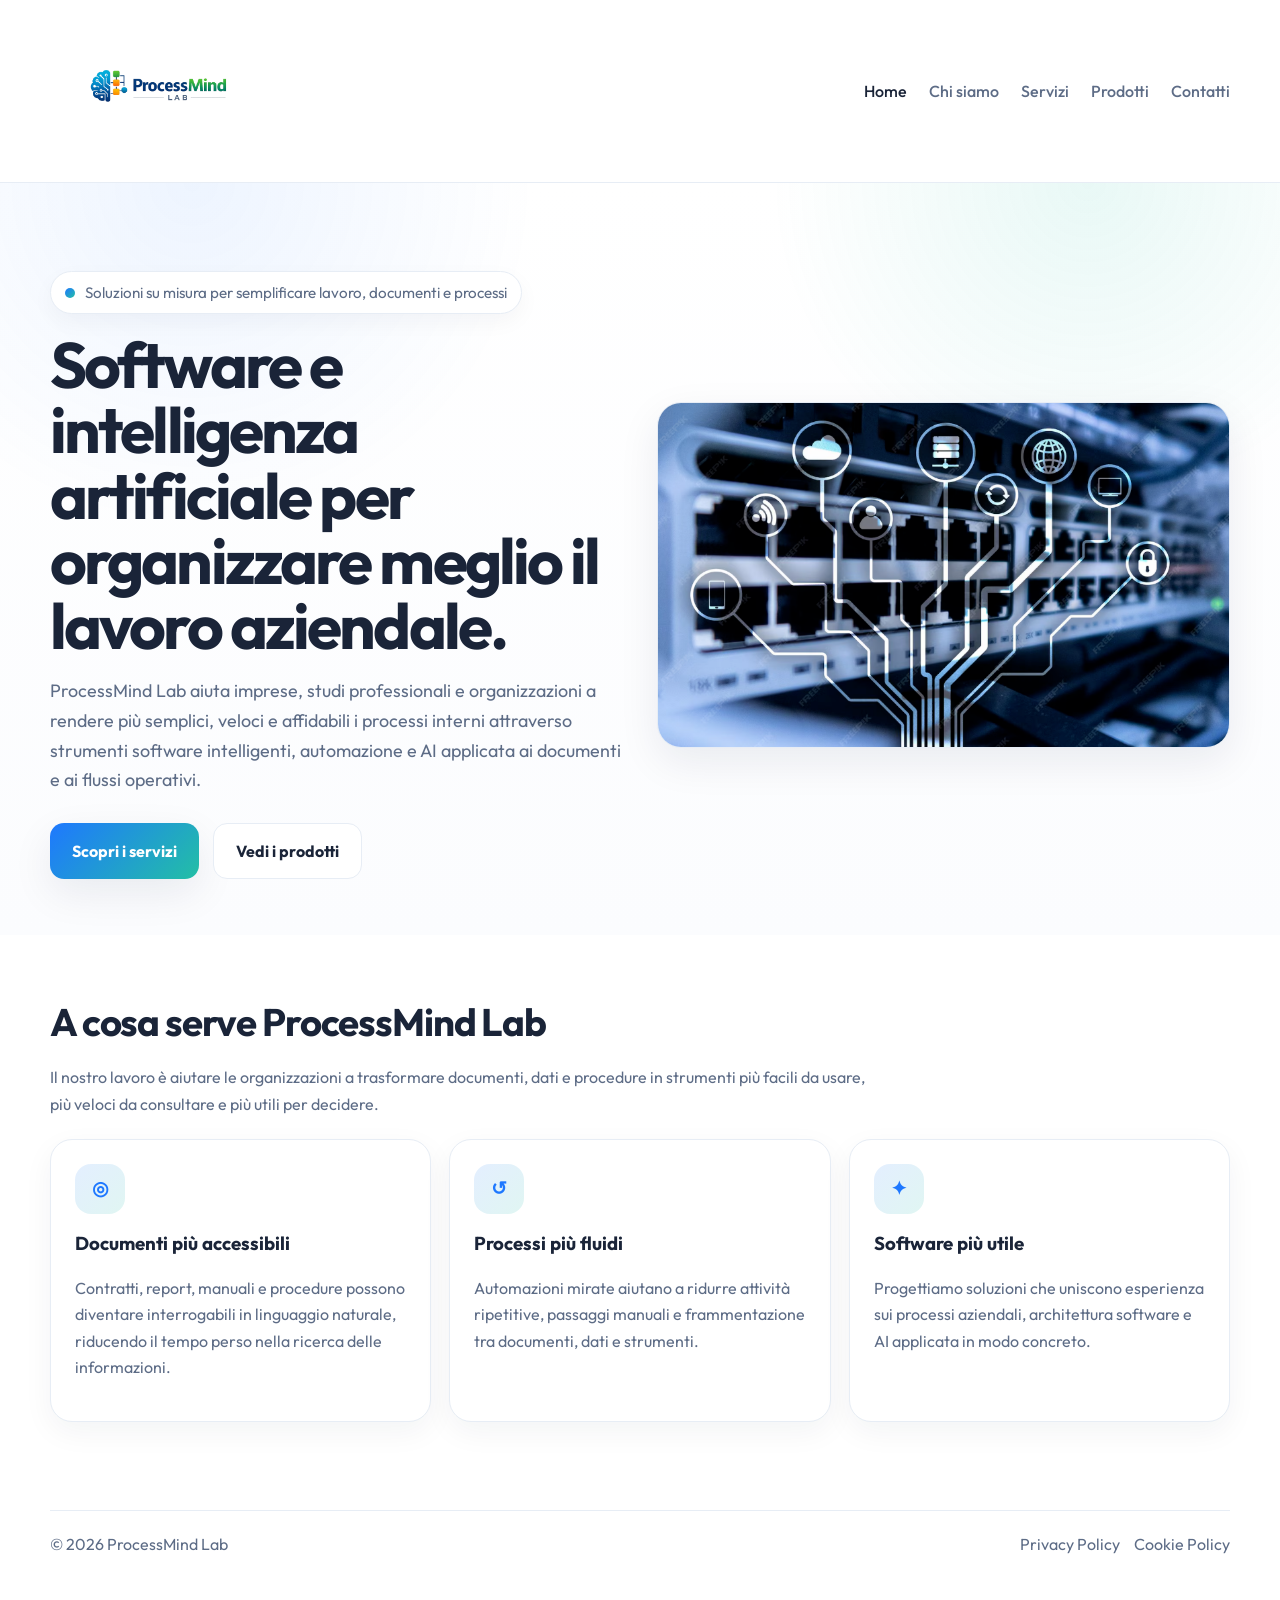
<file: index.html>
<!DOCTYPE html>
<html lang="it">
<head>
  <meta charset="UTF-8">
  <meta name="viewport" content="width=device-width, initial-scale=1.0">
  <title>ProcessMind Lab | Home</title>
  <meta name="description" content="Software e intelligenza artificiale per organizzare meglio il lavoro aziendale.">
  <link rel="preconnect" href="https://fonts.googleapis.com">
  <link rel="preconnect" href="https://fonts.gstatic.com" crossorigin>
  <link href="https://fonts.googleapis.com/css2?family=Outfit:wght@300;400;500;600;700;800&display=swap" rel="stylesheet">
  <link rel="stylesheet" href="style.css">
</head>
<body>
  <header class="topbar">
    <div class="container nav">
      <a href="index.html" class="logo">
        <img src="logo.png" alt="ProcessMind Lab logo">
      </a>
      <nav>
        <a class="active" href="index.html">Home</a>
        <a href="chi-siamo.html">Chi siamo</a>
        <a href="servizi.html">Servizi</a>
        <a href="prodotti.html">Prodotti</a>
        <a href="contatti.html">Contatti</a>
      </nav>
    </div>
  </header>

  <main>
    <section class="hero">
      <div class="container hero-grid">
        <div>
          <div class="eyebrow">Soluzioni su misura per semplificare lavoro, documenti e processi</div>
          <h1>Software e intelligenza artificiale per organizzare meglio il lavoro aziendale.</h1>
          <p class="lead">ProcessMind Lab aiuta imprese, studi professionali e organizzazioni a rendere più semplici, veloci e affidabili i processi interni attraverso strumenti software intelligenti, automazione e AI applicata ai documenti e ai flussi operativi.</p>
          <div class="cta-row">
            <a class="btn btn-primary" href="servizi.html">Scopri i servizi</a>
            <a class="btn btn-secondary" href="prodotti.html">Vedi i prodotti</a>
          </div>
        </div>
        <div class="visual-image">
          <img src="mockup-home.png" alt="Anteprima visuale ProcessMind Lab">
        </div>
      </div>
    </section>

    <section>
      <div class="container">
        <div class="section-head">
          <h2>A cosa serve ProcessMind Lab</h2>
          <p>Il nostro lavoro è aiutare le organizzazioni a trasformare documenti, dati e procedure in strumenti più facili da usare, più veloci da consultare e più utili per decidere.</p>
        </div>
        <div class="grid-3">
          <article class="card">
            <div class="icon">◎</div>
            <h3>Documenti più accessibili</h3>
            <p>Contratti, report, manuali e procedure possono diventare interrogabili in linguaggio naturale, riducendo il tempo perso nella ricerca delle informazioni.</p>
          </article>
          <article class="card">
            <div class="icon">↺</div>
            <h3>Processi più fluidi</h3>
            <p>Automazioni mirate aiutano a ridurre attività ripetitive, passaggi manuali e frammentazione tra documenti, dati e strumenti.</p>
          </article>
          <article class="card">
            <div class="icon">✦</div>
            <h3>Software più utile</h3>
            <p>Progettiamo soluzioni che uniscono esperienza sui processi aziendali, architettura software e AI applicata in modo concreto.</p>
          </article>
        </div>
      </div>
    </section>
  </main>

  <footer>
    <div class="container footer-wrap">
      <div>© <span id="year"></span> ProcessMind Lab</div>
      <div class="small-links">
        <a href="privacy.html">Privacy Policy</a>
        <a href="cookie.html">Cookie Policy</a>
      </div>
    </div>
  </footer>
  <script>document.getElementById('year').textContent = new Date().getFullYear();</script>
</body>
</html>
</file>
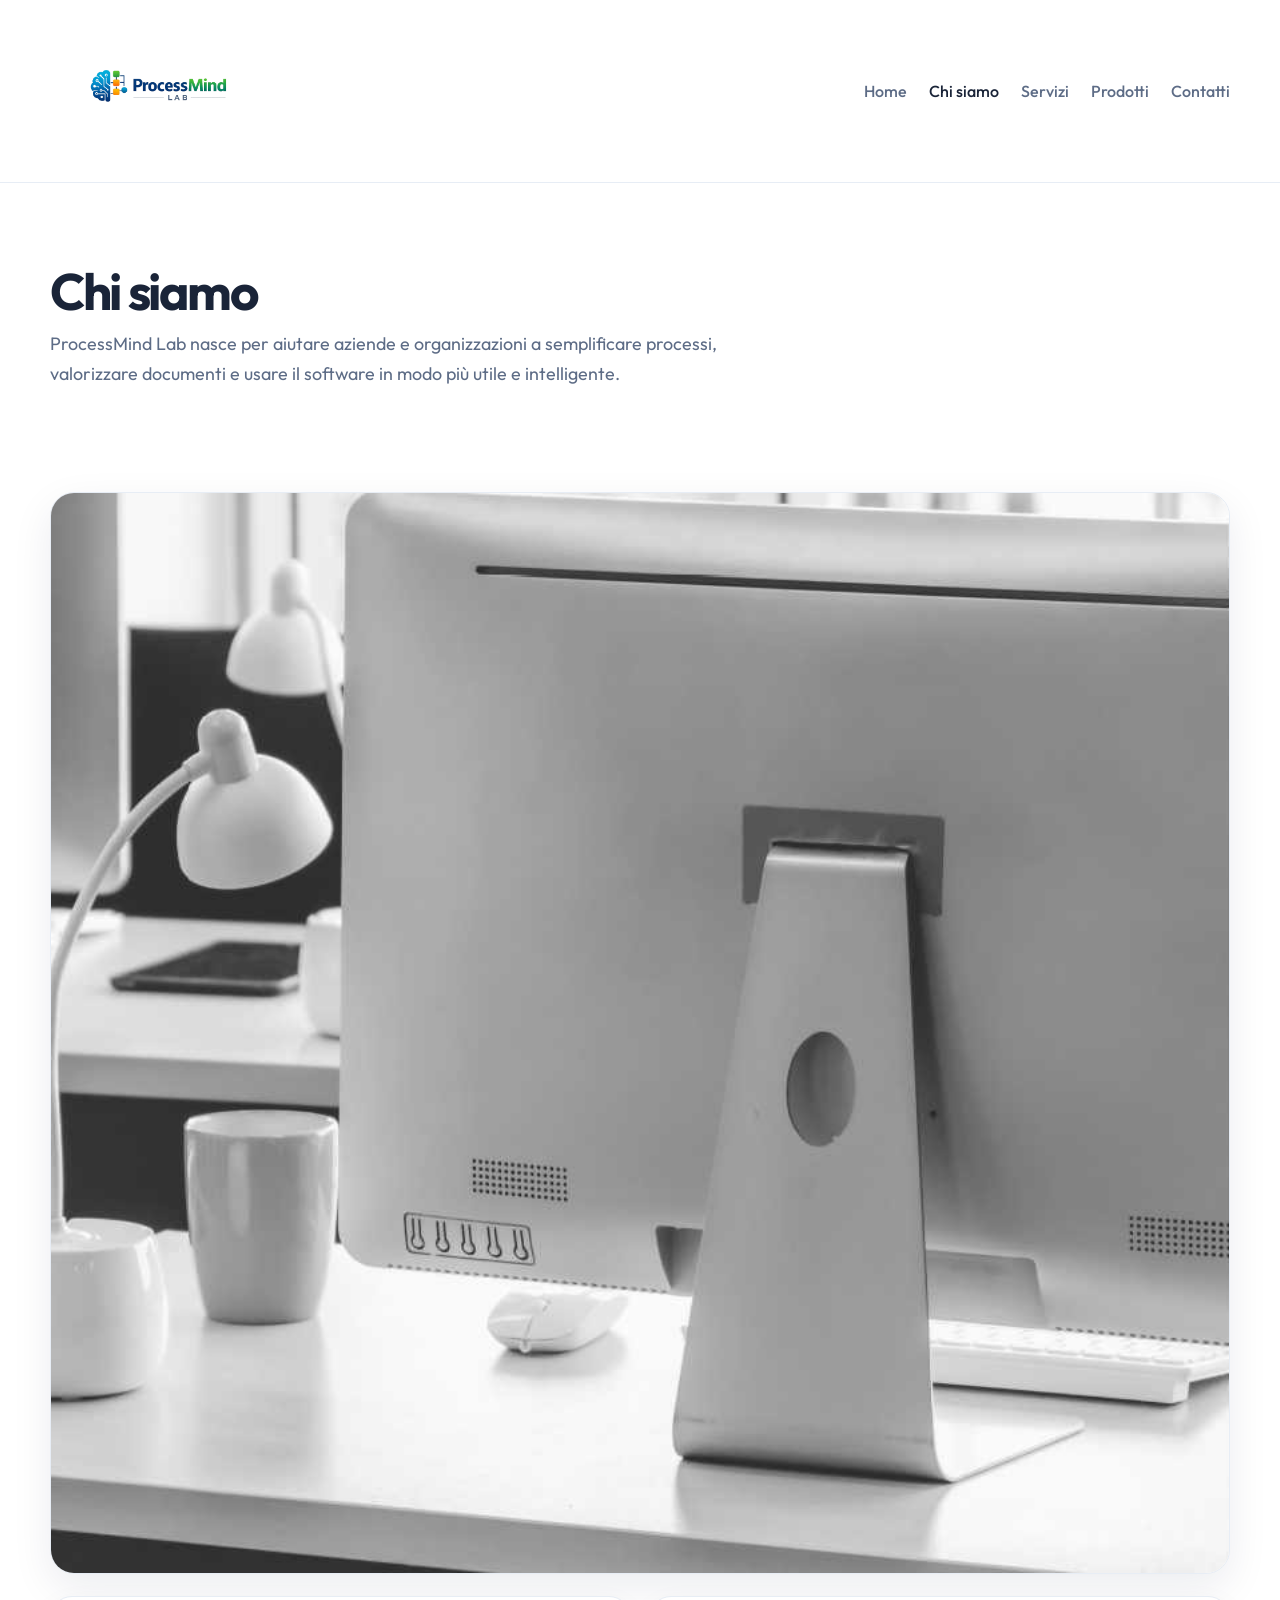
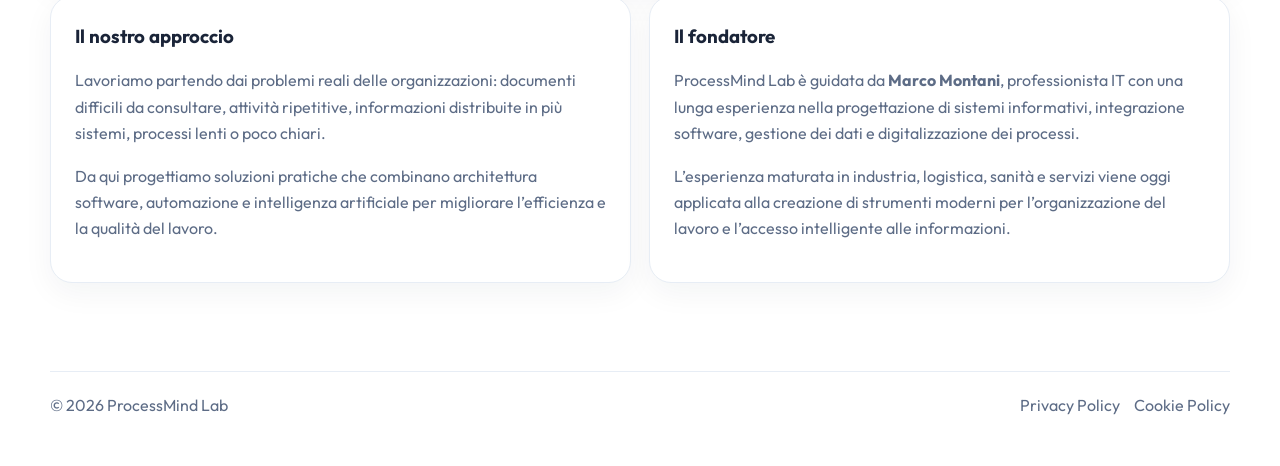
<file: chi-siamo.html>
<!DOCTYPE html>
<html lang="it">
<head>
  <meta charset="UTF-8">
  <meta name="viewport" content="width=device-width, initial-scale=1.0">
  <title>ProcessMind Lab | Chi siamo</title>
  <link rel="preconnect" href="https://fonts.googleapis.com">
  <link rel="preconnect" href="https://fonts.gstatic.com" crossorigin>
  <link href="https://fonts.googleapis.com/css2?family=Outfit:wght@300;400;500;600;700;800&display=swap" rel="stylesheet">
  <link rel="stylesheet" href="style.css">
</head>
<body>
  <header class="topbar">
    <div class="container nav">
      <a href="index.html" class="logo">
        <img src="logo.png" alt="ProcessMind Lab logo">
      </a>
      <nav>
        <a href="index.html">Home</a>
        <a class="active" href="chi-siamo.html">Chi siamo</a>
        <a href="servizi.html">Servizi</a>
        <a href="prodotti.html">Prodotti</a>
        <a href="contatti.html">Contatti</a>
      </nav>
    </div>
  </header>

  <main>
    <section class="page-hero">
      <div class="container">
        <h1>Chi siamo</h1>
        <p class="lead">ProcessMind Lab nasce per aiutare aziende e organizzazioni a semplificare processi, valorizzare documenti e usare il software in modo più utile e intelligente.</p>
      </div>
    </section>

    <section>
      <div class="container">
        <div class="page-banner" style="margin-bottom:22px;">
          <img src="mockup-about.png" alt="Team e consulenza ProcessMind Lab">
        </div>
        <div class="grid-2">
          <div class="card">
            <h3>Il nostro approccio</h3>
            <p>Lavoriamo partendo dai problemi reali delle organizzazioni: documenti difficili da consultare, attività ripetitive, informazioni distribuite in più sistemi, processi lenti o poco chiari.</p>
            <p>Da qui progettiamo soluzioni pratiche che combinano architettura software, automazione e intelligenza artificiale per migliorare l’efficienza e la qualità del lavoro.</p>
          </div>
          <div class="card">
            <h3>Il fondatore</h3>
            <p>ProcessMind Lab è guidata da <strong>Marco Montani</strong>, professionista IT con una lunga esperienza nella progettazione di sistemi informativi, integrazione software, gestione dei dati e digitalizzazione dei processi.</p>
            <p>L’esperienza maturata in industria, logistica, sanità e servizi viene oggi applicata alla creazione di strumenti moderni per l’organizzazione del lavoro e l’accesso intelligente alle informazioni.</p>
          </div>
        </div>
      </div>
    </section>
  </main>

  <footer>
    <div class="container footer-wrap">
      <div>© <span id="year"></span> ProcessMind Lab</div>
      <div class="small-links">
        <a href="privacy.html">Privacy Policy</a>
        <a href="cookie.html">Cookie Policy</a>
      </div>
    </div>
  </footer>
  <script>document.getElementById('year').textContent = new Date().getFullYear();</script>
</body>
</html>
</file>
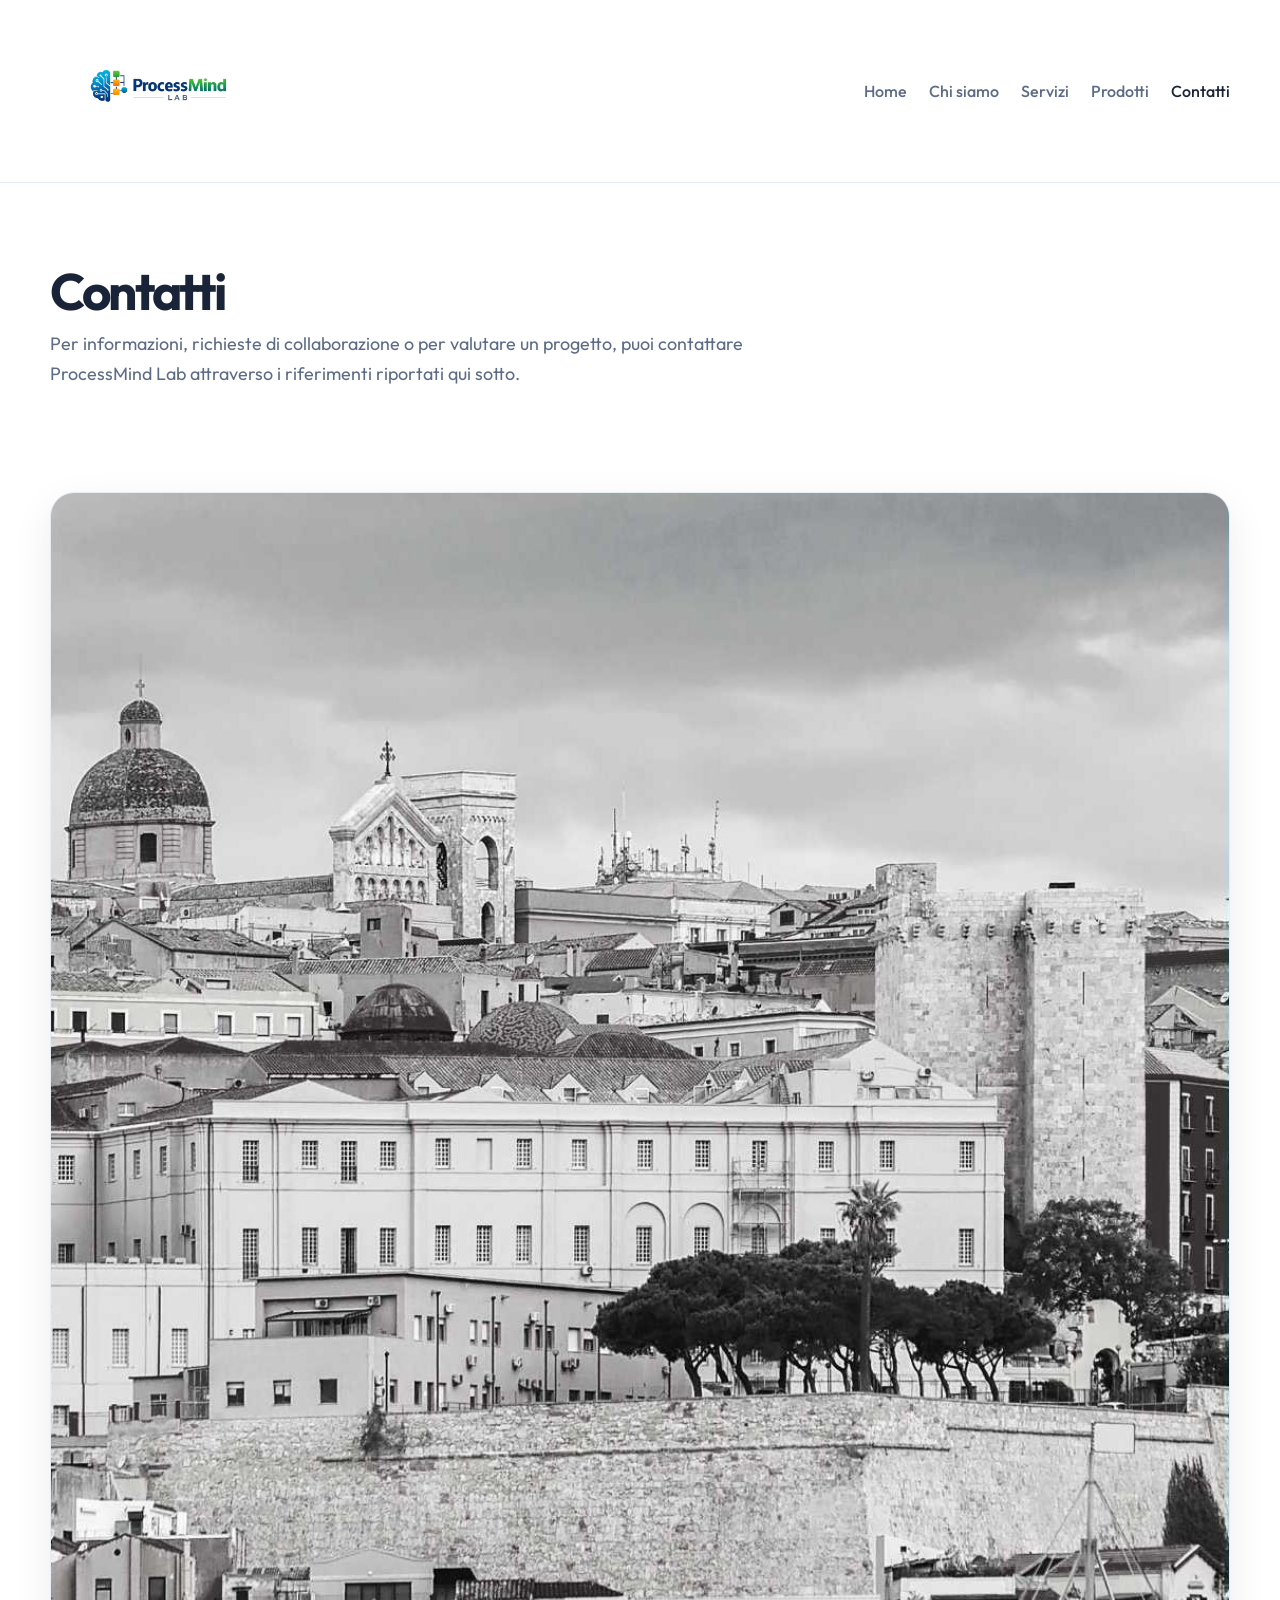
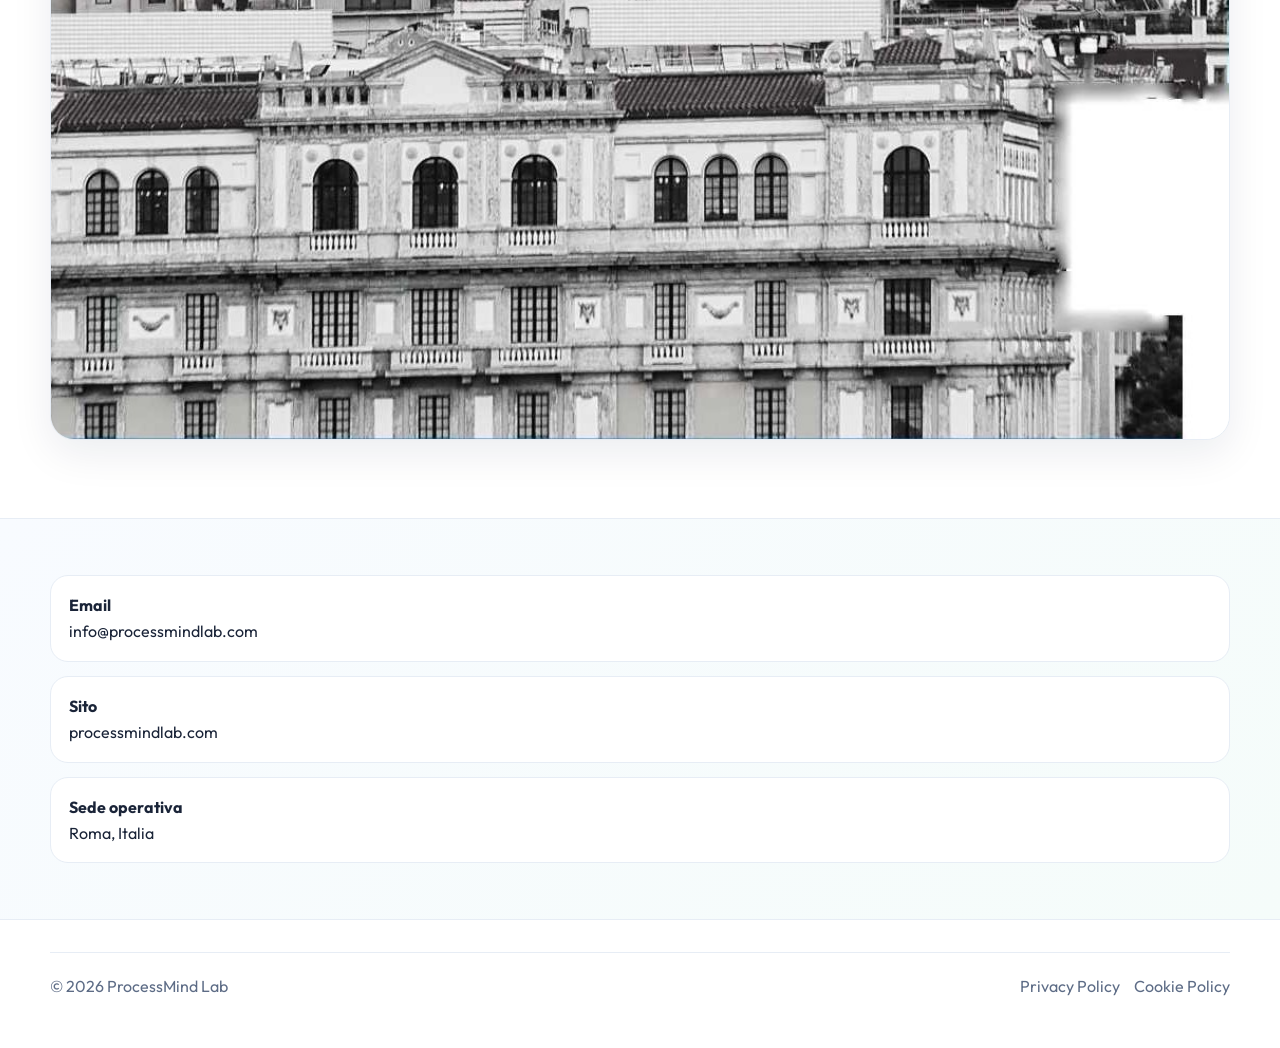
<file: contatti.html>
<!DOCTYPE html>
<html lang="it">
<head>
  <meta charset="UTF-8">
  <meta name="viewport" content="width=device-width, initial-scale=1.0">
  <title>ProcessMind Lab | Contatti</title>
  <link rel="preconnect" href="https://fonts.googleapis.com">
  <link rel="preconnect" href="https://fonts.gstatic.com" crossorigin>
  <link href="https://fonts.googleapis.com/css2?family=Outfit:wght@300;400;500;600;700;800&display=swap" rel="stylesheet">
  <link rel="stylesheet" href="style.css">
</head>
<body>
  <header class="topbar">
    <div class="container nav">
      <a href="index.html" class="logo">
        <img src="logo.png" alt="ProcessMind Lab logo">
      </a>
      <nav>
        <a href="index.html">Home</a>
        <a href="chi-siamo.html">Chi siamo</a>
        <a href="servizi.html">Servizi</a>
        <a href="prodotti.html">Prodotti</a>
        <a class="active" href="contatti.html">Contatti</a>
      </nav>
    </div>
  </header>

  <main>
    <section class="page-hero">
      <div class="container">
        <h1>Contatti</h1>
        <p class="lead">Per informazioni, richieste di collaborazione o per valutare un progetto, puoi contattare ProcessMind Lab attraverso i riferimenti riportati qui sotto.</p>
      </div>
    </section>

    <section>
      <div class="container">
        <div class="page-banner" style="margin-bottom:22px;">
          <img src="mockup-contact.png" alt="Contatti ProcessMind Lab">
        </div>
      </div>
    </section>

    <section class="band">
      <div class="container">
        <div class="contact-block">
          <div class="contact-item"><strong>Email</strong><br>info@processmindlab.com</div>
          <div class="contact-item"><strong>Sito</strong><br>processmindlab.com</div>
          <div class="contact-item"><strong>Sede operativa</strong><br>Roma, Italia</div>
        </div>
      </div>
    </section>
  </main>

  <footer>
    <div class="container footer-wrap">
      <div>© <span id="year"></span> ProcessMind Lab</div>
      <div class="small-links">
        <a href="privacy.html">Privacy Policy</a>
        <a href="cookie.html">Cookie Policy</a>
      </div>
    </div>
  </footer>
  <script>document.getElementById('year').textContent = new Date().getFullYear();</script>
</body>
</html>
</file>
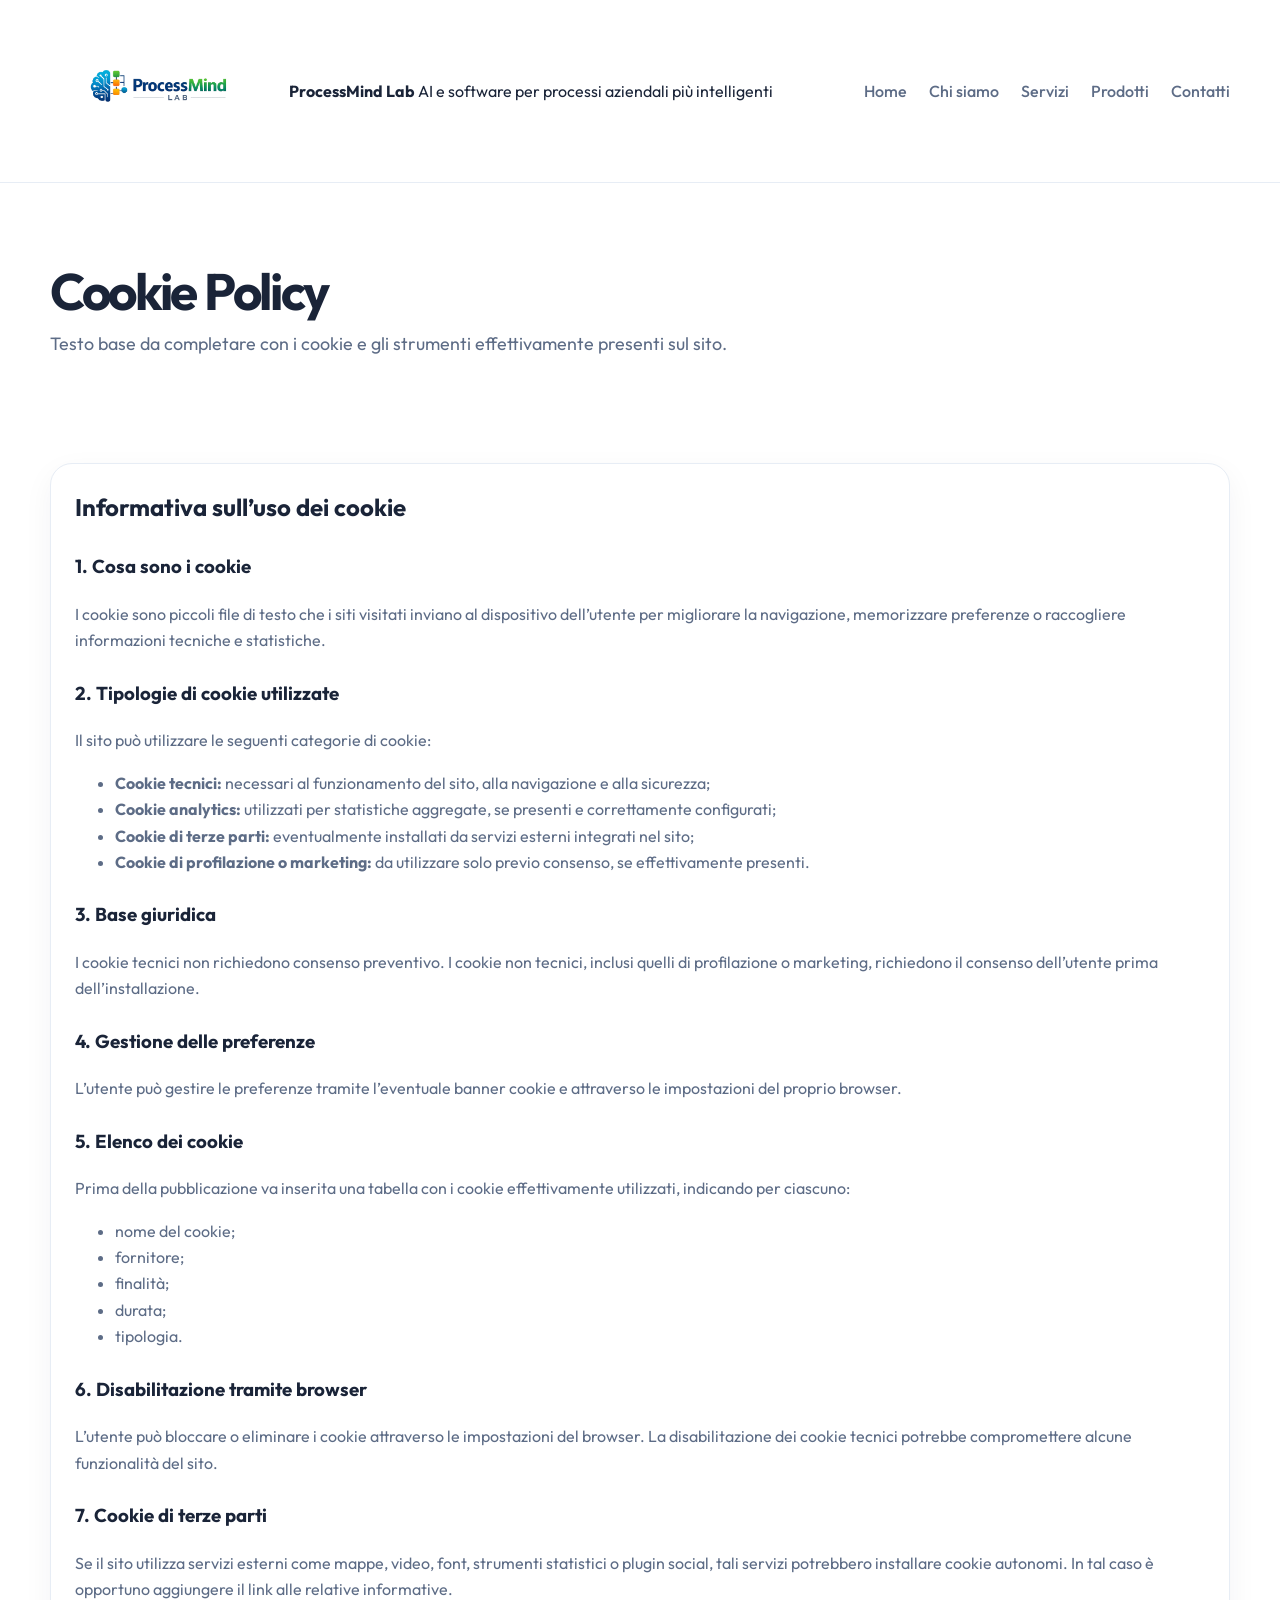
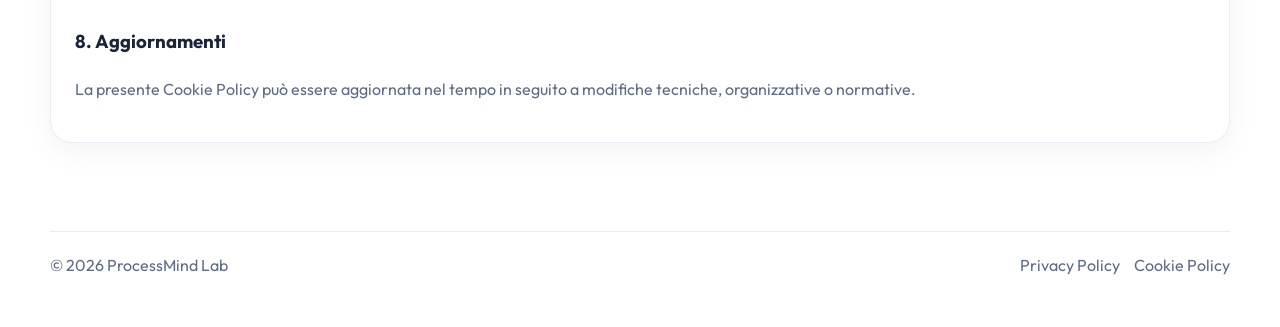
<file: cookie.html>
<!DOCTYPE html>
<html lang="it">
<head>
  <meta charset="UTF-8">
  <meta name="viewport" content="width=device-width, initial-scale=1.0">
  <title>ProcessMind Lab | Cookie Policy</title>
  <link rel="preconnect" href="https://fonts.googleapis.com">
  <link rel="preconnect" href="https://fonts.gstatic.com" crossorigin>
  <link href="https://fonts.googleapis.com/css2?family=Outfit:wght@300;400;500;600;700;800&display=swap" rel="stylesheet">
  <link rel="stylesheet" href="style.css">
</head>
<body>
  <header class="topbar">
    <div class="container nav">
      <a href="index.html" class="logo">
        <img src="logo.png" alt="ProcessMind Lab logo">
        <div class="logo-text">
          <strong>ProcessMind Lab</strong>
          <span>AI e software per processi aziendali più intelligenti</span>
        </div>
      </a>
      <nav>
        <a href="index.html">Home</a>
        <a href="chi-siamo.html">Chi siamo</a>
        <a href="servizi.html">Servizi</a>
        <a href="prodotti.html">Prodotti</a>
        <a href="contatti.html">Contatti</a>
      </nav>
    </div>
  </header>

  <main>
    <section class="page-hero">
      <div class="container">
        <h1>Cookie Policy</h1>
        <p class="lead">Testo base da completare con i cookie e gli strumenti effettivamente presenti sul sito.</p>
      </div>
    </section>

    <section>
      <div class="container">
        <div class="legal">
          <h2>Informativa sull’uso dei cookie</h2>

          <h3>1. Cosa sono i cookie</h3>
          <p>I cookie sono piccoli file di testo che i siti visitati inviano al dispositivo dell’utente per migliorare la navigazione, memorizzare preferenze o raccogliere informazioni tecniche e statistiche.</p>

          <h3>2. Tipologie di cookie utilizzate</h3>
          <p>Il sito può utilizzare le seguenti categorie di cookie:</p>
          <ul>
            <li><strong>Cookie tecnici:</strong> necessari al funzionamento del sito, alla navigazione e alla sicurezza;</li>
            <li><strong>Cookie analytics:</strong> utilizzati per statistiche aggregate, se presenti e correttamente configurati;</li>
            <li><strong>Cookie di terze parti:</strong> eventualmente installati da servizi esterni integrati nel sito;</li>
            <li><strong>Cookie di profilazione o marketing:</strong> da utilizzare solo previo consenso, se effettivamente presenti.</li>
          </ul>

          <h3>3. Base giuridica</h3>
          <p>I cookie tecnici non richiedono consenso preventivo. I cookie non tecnici, inclusi quelli di profilazione o marketing, richiedono il consenso dell’utente prima dell’installazione.</p>

          <h3>4. Gestione delle preferenze</h3>
          <p>L’utente può gestire le preferenze tramite l’eventuale banner cookie e attraverso le impostazioni del proprio browser.</p>

          <h3>5. Elenco dei cookie</h3>
          <p>Prima della pubblicazione va inserita una tabella con i cookie effettivamente utilizzati, indicando per ciascuno:</p>
          <ul>
            <li>nome del cookie;</li>
            <li>fornitore;</li>
            <li>finalità;</li>
            <li>durata;</li>
            <li>tipologia.</li>
          </ul>

          <h3>6. Disabilitazione tramite browser</h3>
          <p>L’utente può bloccare o eliminare i cookie attraverso le impostazioni del browser. La disabilitazione dei cookie tecnici potrebbe compromettere alcune funzionalità del sito.</p>

          <h3>7. Cookie di terze parti</h3>
          <p>Se il sito utilizza servizi esterni come mappe, video, font, strumenti statistici o plugin social, tali servizi potrebbero installare cookie autonomi. In tal caso è opportuno aggiungere il link alle relative informative.</p>

          <h3>8. Aggiornamenti</h3>
          <p>La presente Cookie Policy può essere aggiornata nel tempo in seguito a modifiche tecniche, organizzative o normative.</p>
        </div>
      </div>
    </section>
  </main>

  <footer>
    <div class="container footer-wrap">
      <div>© <span id="year"></span> ProcessMind Lab</div>
      <div class="small-links">
        <a href="privacy.html">Privacy Policy</a>
        <a href="cookie.html">Cookie Policy</a>
      </div>
    </div>
  </footer>
  <script>document.getElementById('year').textContent = new Date().getFullYear();</script>
</body>
</html>
</file>
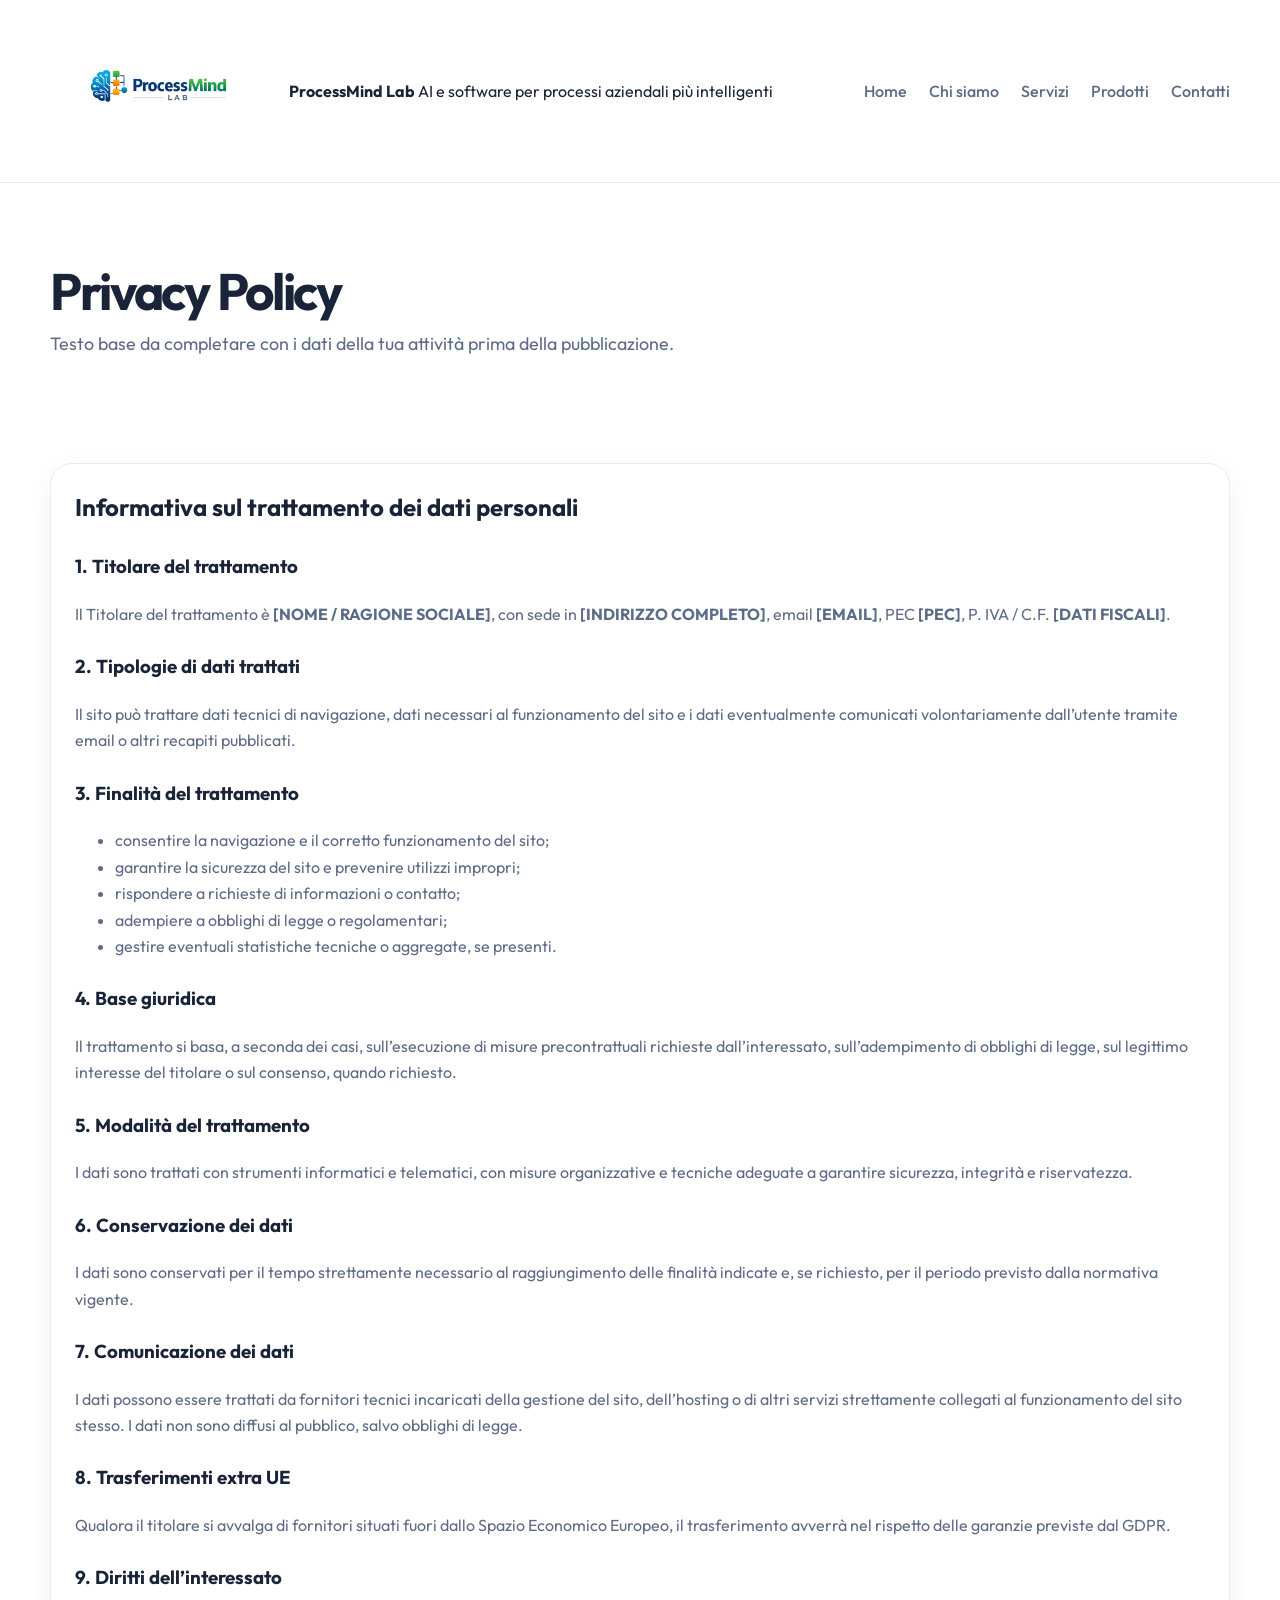
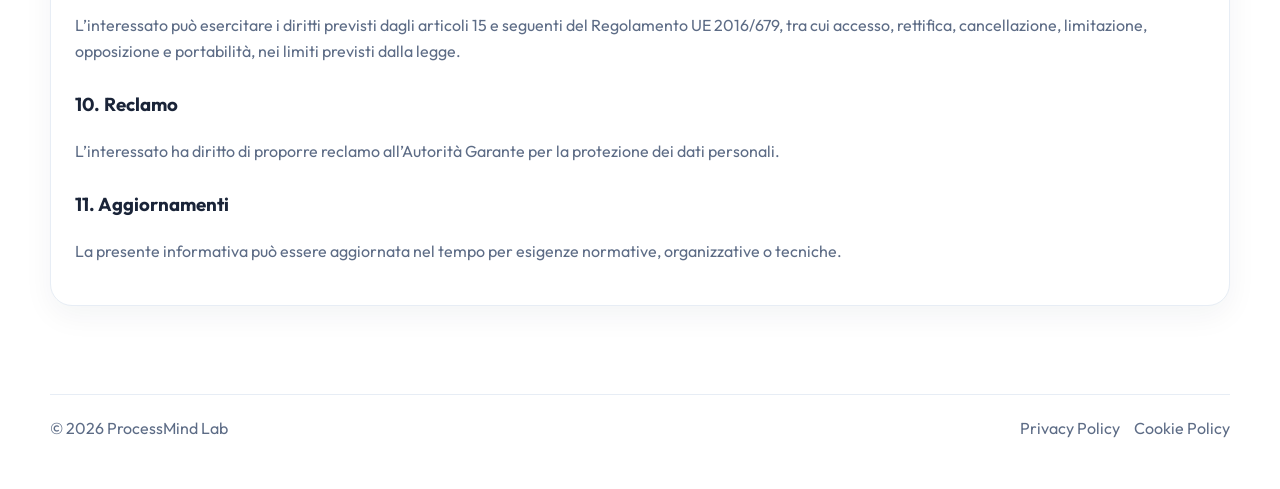
<file: privacy.html>
<!DOCTYPE html>
<html lang="it">
<head>
  <meta charset="UTF-8">
  <meta name="viewport" content="width=device-width, initial-scale=1.0">
  <title>ProcessMind Lab | Privacy Policy</title>
  <link rel="preconnect" href="https://fonts.googleapis.com">
  <link rel="preconnect" href="https://fonts.gstatic.com" crossorigin>
  <link href="https://fonts.googleapis.com/css2?family=Outfit:wght@300;400;500;600;700;800&display=swap" rel="stylesheet">
  <link rel="stylesheet" href="style.css">
</head>
<body>
  <header class="topbar">
    <div class="container nav">
      <a href="index.html" class="logo">
        <img src="logo.png" alt="ProcessMind Lab logo">
        <div class="logo-text">
          <strong>ProcessMind Lab</strong>
          <span>AI e software per processi aziendali più intelligenti</span>
        </div>
      </a>
      <nav>
        <a href="index.html">Home</a>
        <a href="chi-siamo.html">Chi siamo</a>
        <a href="servizi.html">Servizi</a>
        <a href="prodotti.html">Prodotti</a>
        <a href="contatti.html">Contatti</a>
      </nav>
    </div>
  </header>

  <main>
    <section class="page-hero">
      <div class="container">
        <h1>Privacy Policy</h1>
        <p class="lead">Testo base da completare con i dati della tua attività prima della pubblicazione.</p>
      </div>
    </section>

    <section>
      <div class="container">
        <div class="legal">
          <h2>Informativa sul trattamento dei dati personali</h2>

          <h3>1. Titolare del trattamento</h3>
          <p>Il Titolare del trattamento è <strong>[NOME / RAGIONE SOCIALE]</strong>, con sede in <strong>[INDIRIZZO COMPLETO]</strong>, email <strong>[EMAIL]</strong>, PEC <strong>[PEC]</strong>, P. IVA / C.F. <strong>[DATI FISCALI]</strong>.</p>

          <h3>2. Tipologie di dati trattati</h3>
          <p>Il sito può trattare dati tecnici di navigazione, dati necessari al funzionamento del sito e i dati eventualmente comunicati volontariamente dall’utente tramite email o altri recapiti pubblicati.</p>

          <h3>3. Finalità del trattamento</h3>
          <ul>
            <li>consentire la navigazione e il corretto funzionamento del sito;</li>
            <li>garantire la sicurezza del sito e prevenire utilizzi impropri;</li>
            <li>rispondere a richieste di informazioni o contatto;</li>
            <li>adempiere a obblighi di legge o regolamentari;</li>
            <li>gestire eventuali statistiche tecniche o aggregate, se presenti.</li>
          </ul>

          <h3>4. Base giuridica</h3>
          <p>Il trattamento si basa, a seconda dei casi, sull’esecuzione di misure precontrattuali richieste dall’interessato, sull’adempimento di obblighi di legge, sul legittimo interesse del titolare o sul consenso, quando richiesto.</p>

          <h3>5. Modalità del trattamento</h3>
          <p>I dati sono trattati con strumenti informatici e telematici, con misure organizzative e tecniche adeguate a garantire sicurezza, integrità e riservatezza.</p>

          <h3>6. Conservazione dei dati</h3>
          <p>I dati sono conservati per il tempo strettamente necessario al raggiungimento delle finalità indicate e, se richiesto, per il periodo previsto dalla normativa vigente.</p>

          <h3>7. Comunicazione dei dati</h3>
          <p>I dati possono essere trattati da fornitori tecnici incaricati della gestione del sito, dell’hosting o di altri servizi strettamente collegati al funzionamento del sito stesso. I dati non sono diffusi al pubblico, salvo obblighi di legge.</p>

          <h3>8. Trasferimenti extra UE</h3>
          <p>Qualora il titolare si avvalga di fornitori situati fuori dallo Spazio Economico Europeo, il trasferimento avverrà nel rispetto delle garanzie previste dal GDPR.</p>

          <h3>9. Diritti dell’interessato</h3>
          <p>L’interessato può esercitare i diritti previsti dagli articoli 15 e seguenti del Regolamento UE 2016/679, tra cui accesso, rettifica, cancellazione, limitazione, opposizione e portabilità, nei limiti previsti dalla legge.</p>

          <h3>10. Reclamo</h3>
          <p>L’interessato ha diritto di proporre reclamo all’Autorità Garante per la protezione dei dati personali.</p>

          <h3>11. Aggiornamenti</h3>
          <p>La presente informativa può essere aggiornata nel tempo per esigenze normative, organizzative o tecniche.</p>
        </div>
      </div>
    </section>
  </main>

  <footer>
    <div class="container footer-wrap">
      <div>© <span id="year"></span> ProcessMind Lab</div>
      <div class="small-links">
        <a href="privacy.html">Privacy Policy</a>
        <a href="cookie.html">Cookie Policy</a>
      </div>
    </div>
  </footer>
  <script>document.getElementById('year').textContent = new Date().getFullYear();</script>
</body>
</html>
</file>
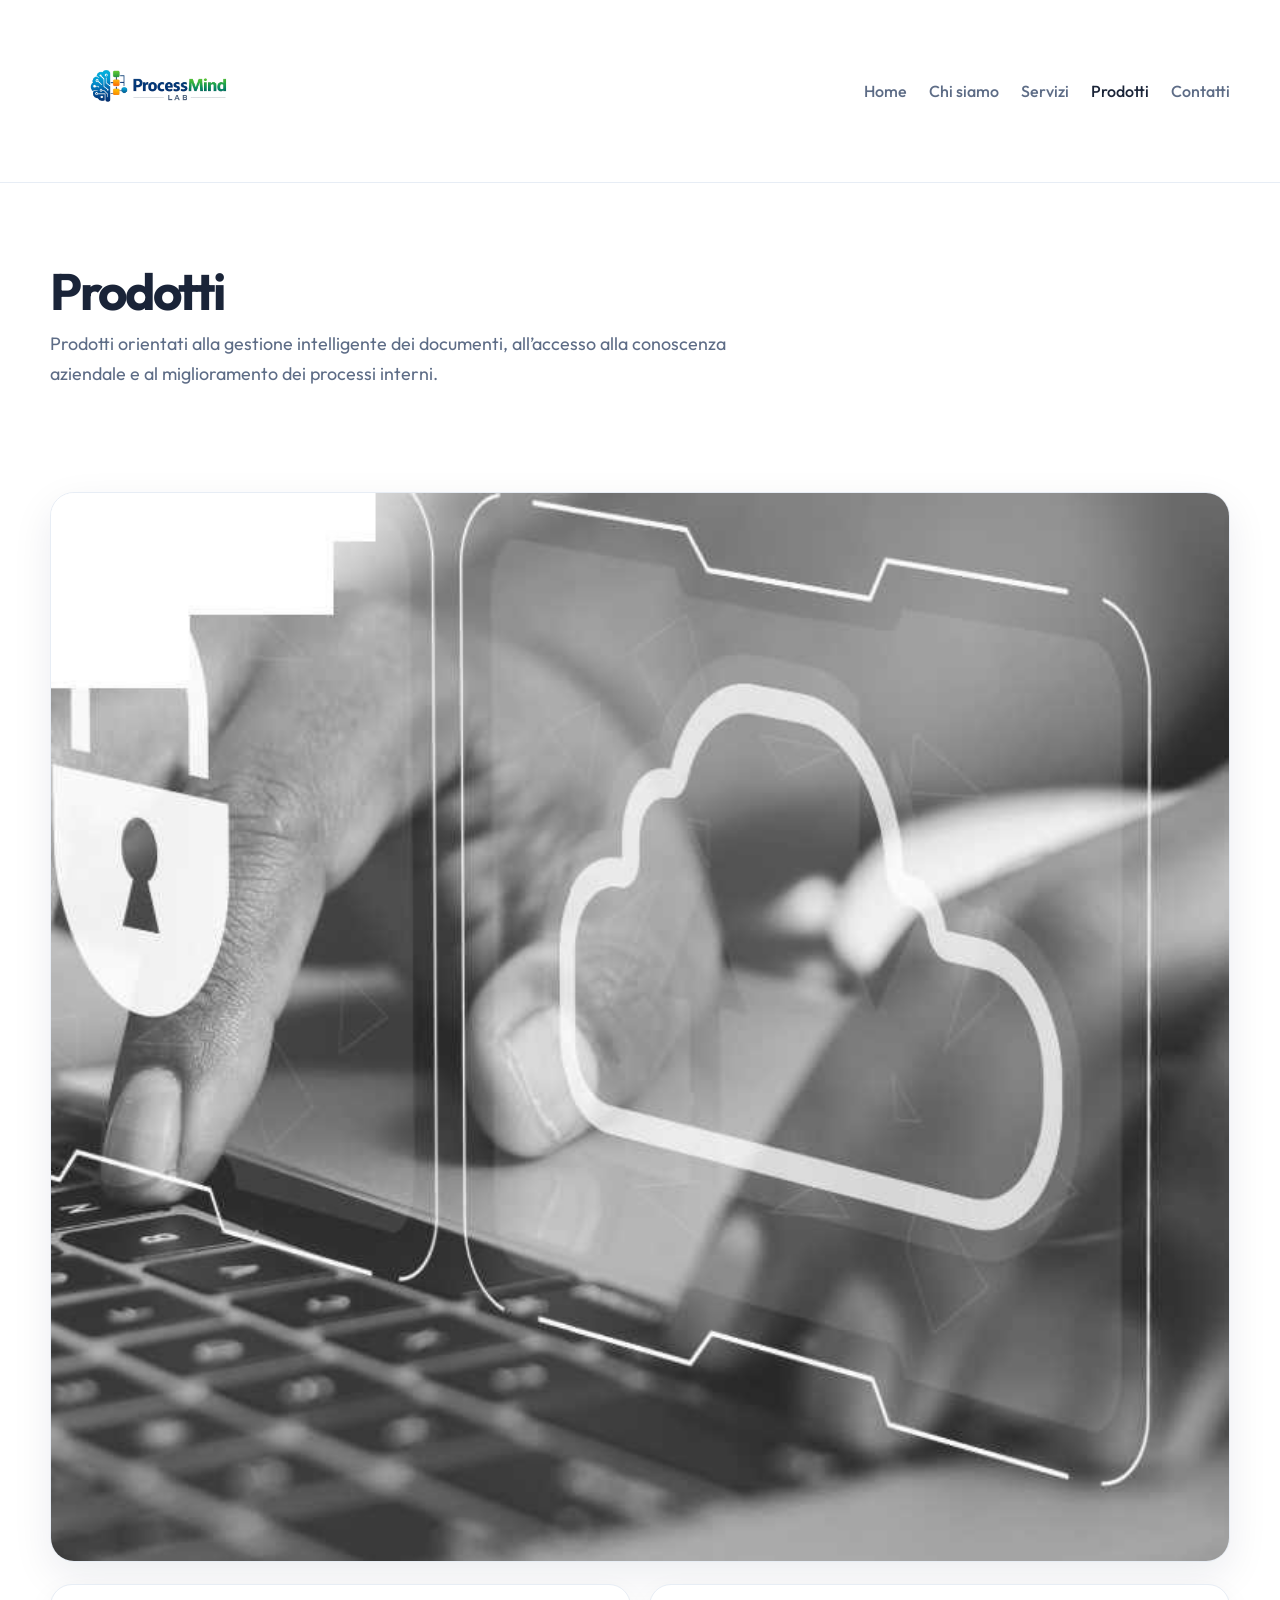
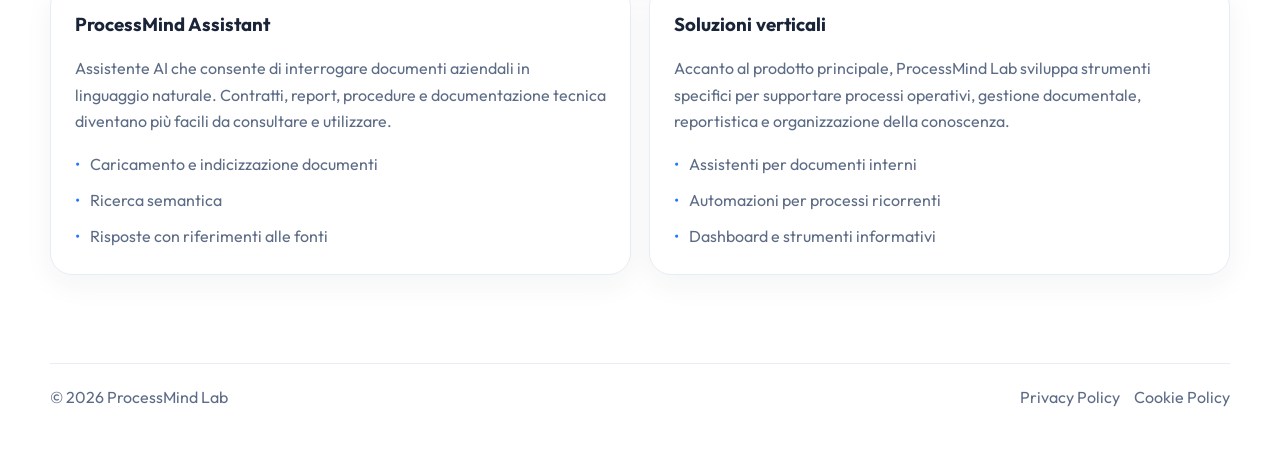
<file: prodotti.html>
<!DOCTYPE html>
<html lang="it">
<head>
  <meta charset="UTF-8">
  <meta name="viewport" content="width=device-width, initial-scale=1.0">
  <title>ProcessMind Lab | Prodotti</title>
  <link rel="preconnect" href="https://fonts.googleapis.com">
  <link rel="preconnect" href="https://fonts.gstatic.com" crossorigin>
  <link href="https://fonts.googleapis.com/css2?family=Outfit:wght@300;400;500;600;700;800&display=swap" rel="stylesheet">
  <link rel="stylesheet" href="style.css">
</head>
<body>
  <header class="topbar">
    <div class="container nav">
      <a href="index.html" class="logo">
        <img src="logo.png" alt="ProcessMind Lab logo">
      </a>
      <nav>
        <a href="index.html">Home</a>
        <a href="chi-siamo.html">Chi siamo</a>
        <a href="servizi.html">Servizi</a>
        <a class="active" href="prodotti.html">Prodotti</a>
        <a href="contatti.html">Contatti</a>
      </nav>
    </div>
  </header>

  <main>
    <section class="page-hero">
      <div class="container">
        <h1>Prodotti</h1>
        <p class="lead">Prodotti orientati alla gestione intelligente dei documenti, all’accesso alla conoscenza aziendale e al miglioramento dei processi interni.</p>
      </div>
    </section>

    <section>
      <div class="container">
        <div class="page-banner" style="margin-bottom:22px;">
          <img src="mockup-products.png" alt="Prodotti ProcessMind Lab">
        </div>
        <div class="grid-2">
          <div class="card">
            <h3>ProcessMind Assistant</h3>
            <p>Assistente AI che consente di interrogare documenti aziendali in linguaggio naturale. Contratti, report, procedure e documentazione tecnica diventano più facili da consultare e utilizzare.</p>
            <ul class="clean">
              <li>Caricamento e indicizzazione documenti</li>
              <li>Ricerca semantica</li>
              <li>Risposte con riferimenti alle fonti</li>
            </ul>
          </div>
          <div class="card">
            <h3>Soluzioni verticali</h3>
            <p>Accanto al prodotto principale, ProcessMind Lab sviluppa strumenti specifici per supportare processi operativi, gestione documentale, reportistica e organizzazione della conoscenza.</p>
            <ul class="clean">
              <li>Assistenti per documenti interni</li>
              <li>Automazioni per processi ricorrenti</li>
              <li>Dashboard e strumenti informativi</li>
            </ul>
          </div>
        </div>
      </div>
    </section>
  </main>

  <footer>
    <div class="container footer-wrap">
      <div>© <span id="year"></span> ProcessMind Lab</div>
      <div class="small-links">
        <a href="privacy.html">Privacy Policy</a>
        <a href="cookie.html">Cookie Policy</a>
      </div>
    </div>
  </footer>
  <script>document.getElementById('year').textContent = new Date().getFullYear();</script>
</body>
</html>
</file>
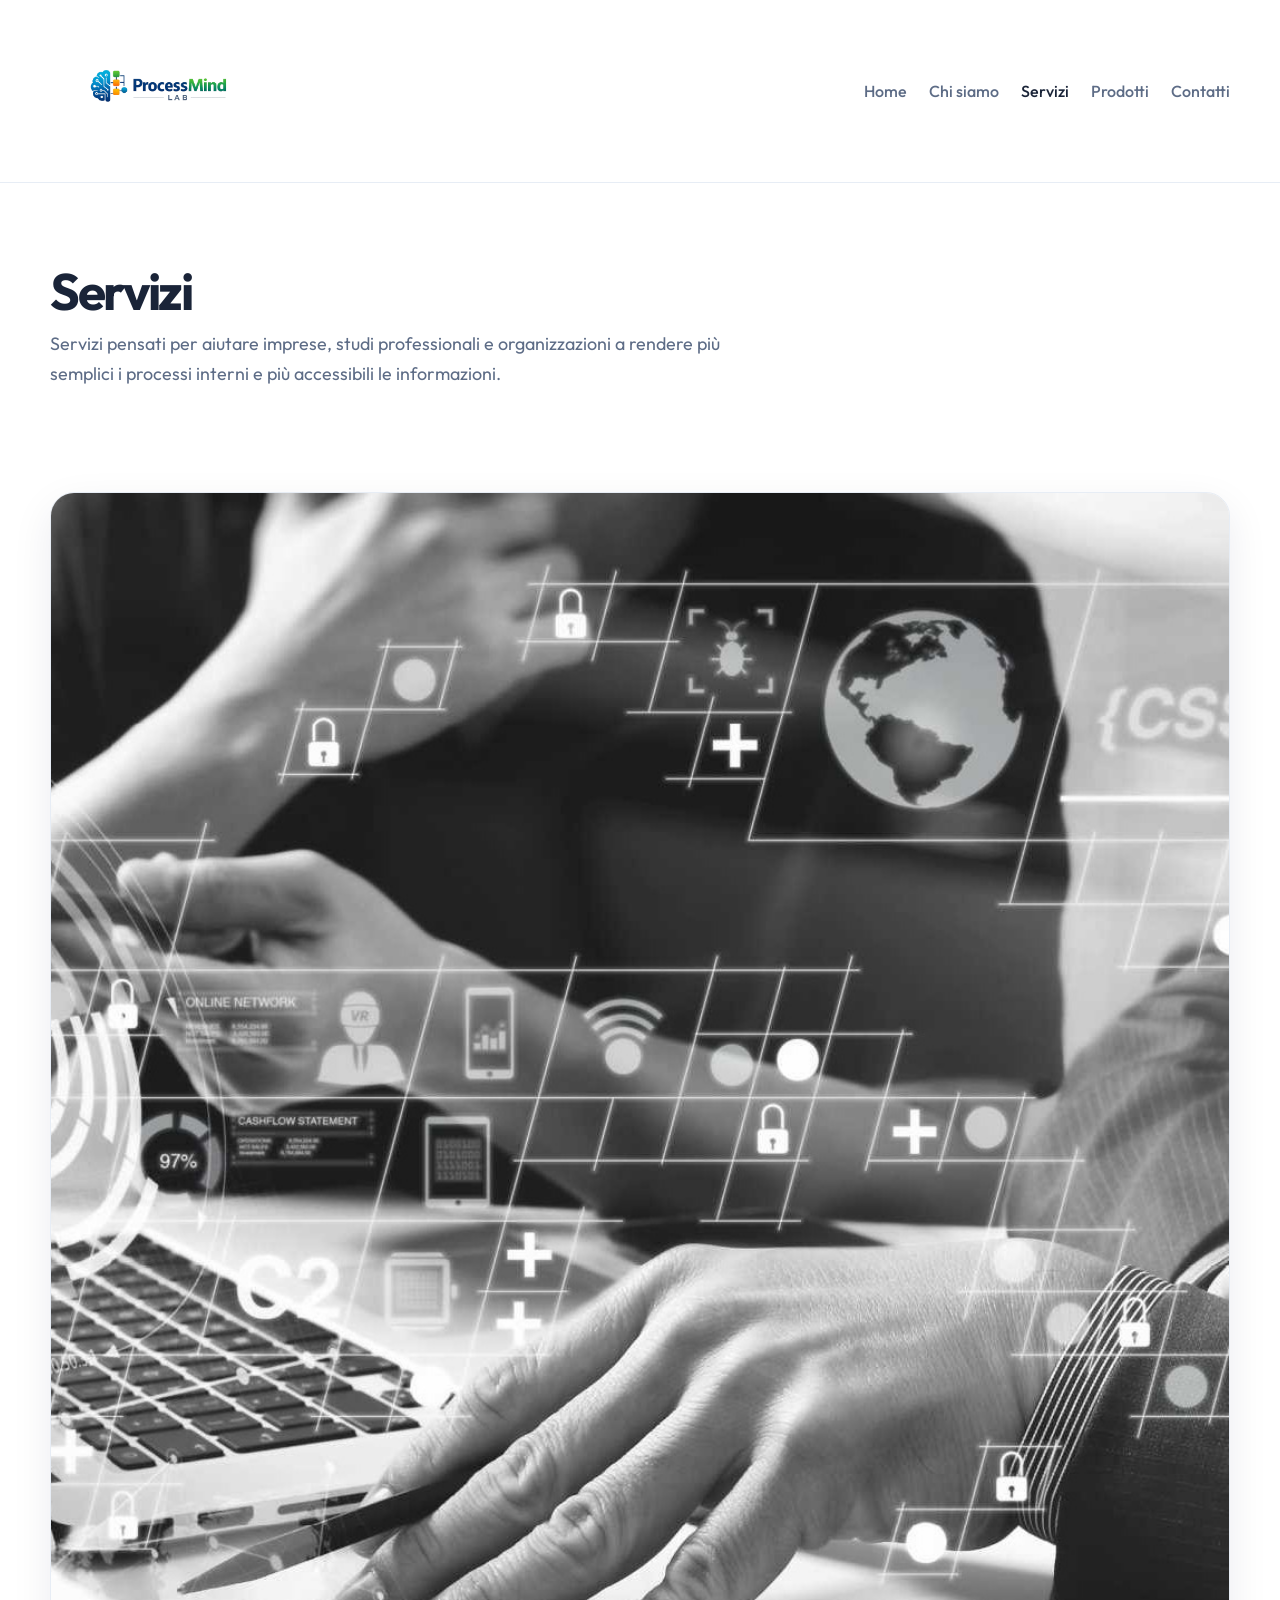
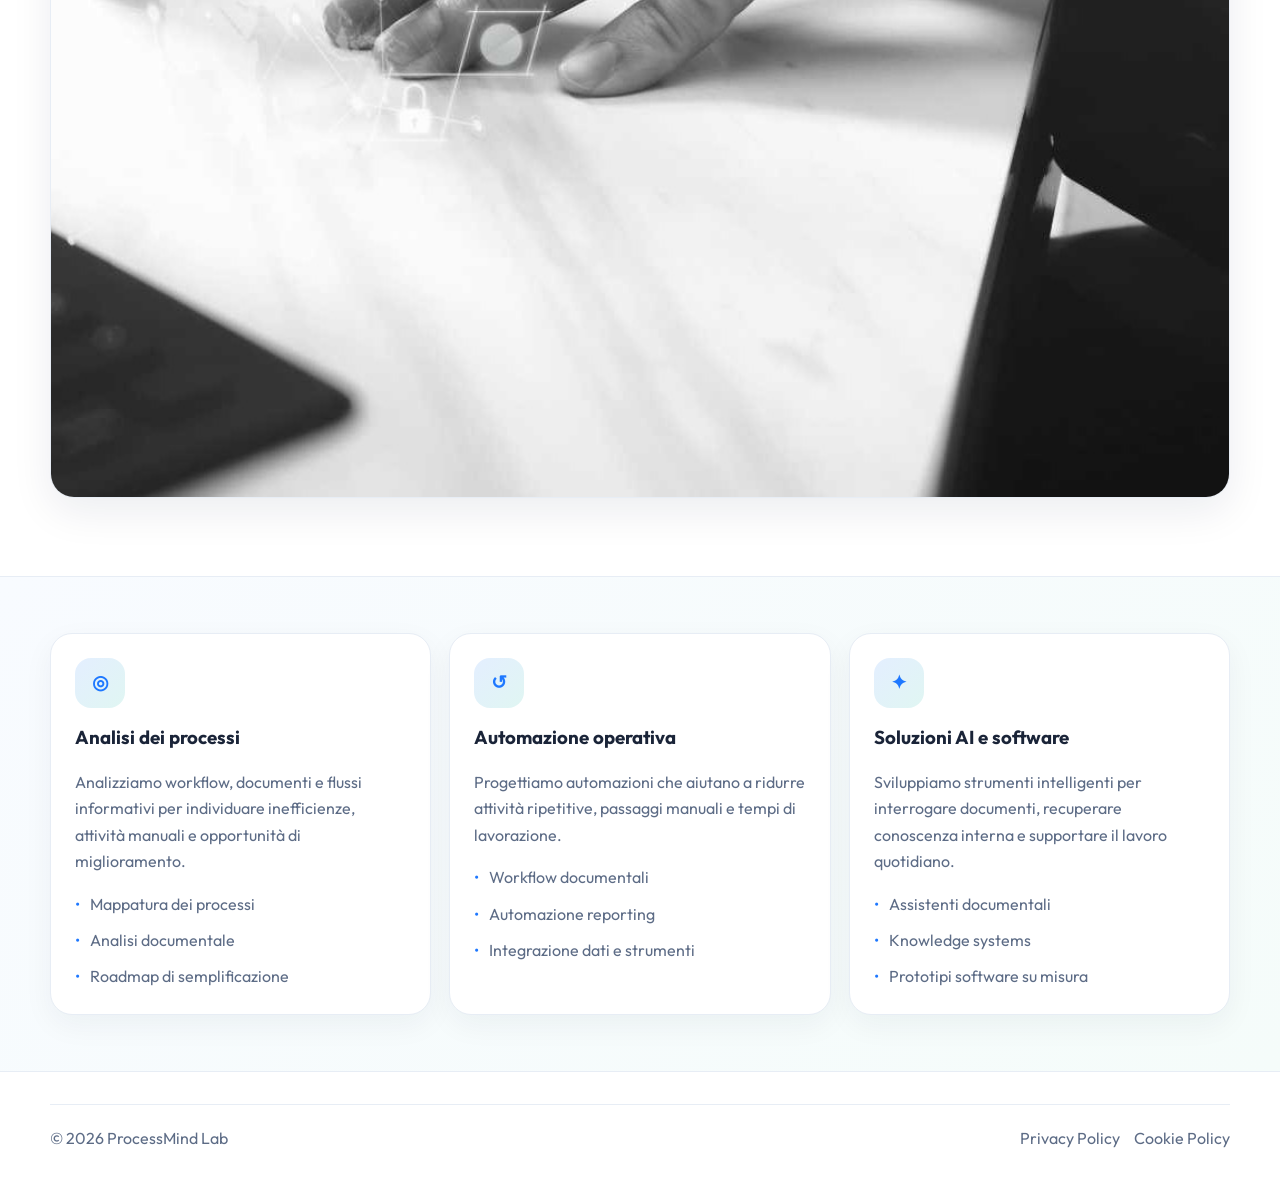
<file: servizi.html>
<!DOCTYPE html>
<html lang="it">
<head>
  <meta charset="UTF-8">
  <meta name="viewport" content="width=device-width, initial-scale=1.0">
  <title>ProcessMind Lab | Servizi</title>
  <link rel="preconnect" href="https://fonts.googleapis.com">
  <link rel="preconnect" href="https://fonts.gstatic.com" crossorigin>
  <link href="https://fonts.googleapis.com/css2?family=Outfit:wght@300;400;500;600;700;800&display=swap" rel="stylesheet">
  <link rel="stylesheet" href="style.css">
</head>
<body>
  <header class="topbar">
    <div class="container nav">
      <a href="index.html" class="logo">
        <img src="logo.png" alt="ProcessMind Lab logo">
      </a>
      <nav>
        <a href="index.html">Home</a>
        <a href="chi-siamo.html">Chi siamo</a>
        <a class="active" href="servizi.html">Servizi</a>
        <a href="prodotti.html">Prodotti</a>
        <a href="contatti.html">Contatti</a>
      </nav>
    </div>
  </header>

  <main>
    <section class="page-hero">
      <div class="container">
        <h1>Servizi</h1>
        <p class="lead">Servizi pensati per aiutare imprese, studi professionali e organizzazioni a rendere più semplici i processi interni e più accessibili le informazioni.</p>
      </div>
    </section>

    <section>
      <div class="container">
        <div class="page-banner" style="margin-bottom:22px;">
          <img src="mockup-services.png" alt="Servizi ProcessMind Lab">
        </div>
      </div>
    </section>

    <section class="band">
      <div class="container grid-3">
        <article class="card">
          <div class="icon">◎</div>
          <h3>Analisi dei processi</h3>
          <p>Analizziamo workflow, documenti e flussi informativi per individuare inefficienze, attività manuali e opportunità di miglioramento.</p>
          <ul class="clean">
            <li>Mappatura dei processi</li>
            <li>Analisi documentale</li>
            <li>Roadmap di semplificazione</li>
          </ul>
        </article>
        <article class="card">
          <div class="icon">↺</div>
          <h3>Automazione operativa</h3>
          <p>Progettiamo automazioni che aiutano a ridurre attività ripetitive, passaggi manuali e tempi di lavorazione.</p>
          <ul class="clean">
            <li>Workflow documentali</li>
            <li>Automazione reporting</li>
            <li>Integrazione dati e strumenti</li>
          </ul>
        </article>
        <article class="card">
          <div class="icon">✦</div>
          <h3>Soluzioni AI e software</h3>
          <p>Sviluppiamo strumenti intelligenti per interrogare documenti, recuperare conoscenza interna e supportare il lavoro quotidiano.</p>
          <ul class="clean">
            <li>Assistenti documentali</li>
            <li>Knowledge systems</li>
            <li>Prototipi software su misura</li>
          </ul>
        </article>
      </div>
    </section>
  </main>

  <footer>
    <div class="container footer-wrap">
      <div>© <span id="year"></span> ProcessMind Lab</div>
      <div class="small-links">
        <a href="privacy.html">Privacy Policy</a>
        <a href="cookie.html">Cookie Policy</a>
      </div>
    </div>
  </footer>
  <script>document.getElementById('year').textContent = new Date().getFullYear();</script>
</body>
</html>
</file>
<file: style.css>
:root{
  --bg:#ffffff;
  --bg-soft:#f7f9fc;
  --panel:#ffffff;
  --line:#e7edf5;
  --text:#1a2438;
  --muted:#5d6c86;
  --accent:#1e78ff;
  --accent-2:#23bfa5;
  --shadow:0 14px 40px rgba(17,31,59,.08);
  --max:1180px;
}
*{box-sizing:border-box}
html{scroll-behavior:smooth}
body{
  margin:0;
  font-family:'Outfit',sans-serif;
  background:var(--bg);
  color:var(--text);
  line-height:1.65;
}
a{text-decoration:none;color:inherit}
img{display:block;max-width:100%}
.container{width:min(var(--max),calc(100% - 32px));margin:0 auto}
.topbar{
  position:sticky;top:0;z-index:50;
  background:rgba(255,255,255,.94);
  backdrop-filter:blur(14px);
  border-bottom:1px solid var(--line);
}
.nav{
  display:flex;align-items:center;justify-content:space-between;gap:18px;
  padding:16px 0;
}
.logo{display:flex;align-items:center;gap:14px;min-width:0}
.logo img{height:150px;width:auto;object-fit:contain}
nav{display:flex;align-items:center;gap:22px;flex-wrap:wrap}
nav a{color:var(--muted);font-weight:500;transition:.2s ease}
nav a:hover, nav a.active{color:var(--text)}
.hero{
  padding:88px 0 56px;
  background:
    radial-gradient(circle at 15% 0%, rgba(30,120,255,.08), transparent 26%),
    radial-gradient(circle at 85% 0%, rgba(35,191,165,.10), transparent 24%),
    linear-gradient(180deg,#ffffff 0%, #fbfcfe 100%);
}
.hero-grid{display:grid;grid-template-columns:1fr 1fr;gap:34px;align-items:center}
.eyebrow{
  display:inline-flex;align-items:center;gap:10px;
  border:1px solid var(--line);border-radius:999px;
  padding:8px 14px;background:#fff;color:var(--muted);font-size:.95rem;
  box-shadow:0 8px 22px rgba(17,31,59,.04)
}
.eyebrow::before{content:"";width:10px;height:10px;border-radius:50%;background:linear-gradient(135deg,var(--accent),var(--accent-2))}
h1{
  font-size:clamp(2.7rem,5vw,4.8rem);
  line-height:1.02;letter-spacing:-.045em;
  margin:18px 0 18px;
}
.lead{font-size:1.12rem;color:var(--muted);max-width:720px;margin:0 0 28px}
.cta-row{display:flex;gap:14px;flex-wrap:wrap}
.btn{
  display:inline-flex;align-items:center;justify-content:center;
  border-radius:14px;padding:14px 22px;font-weight:700;transition:.2s ease;
}
.btn-primary{background:linear-gradient(135deg,var(--accent),var(--accent-2));color:#fff;box-shadow:var(--shadow)}
.btn-secondary{border:1px solid var(--line);background:#fff;color:var(--text)}
.btn:hover{transform:translateY(-1px)}
.hero-card,
.card,
.legal{
  background:#fff;border:1px solid var(--line);border-radius:22px;padding:24px;box-shadow:0 10px 30px rgba(17,31,59,.05)
}
.hero-card{border-radius:28px}
.hero-card h3,.card h3{margin:0 0 10px}
.hero-points{display:grid;gap:14px}
.hero-point{padding:16px;border-radius:18px;background:var(--bg-soft);border:1px solid var(--line)}
.hero-point strong{display:block;margin-bottom:6px}
.visual-image,
.page-banner{
  width:100%;
  border-radius:24px;
  border:1px solid var(--line);
  box-shadow:var(--shadow);
  overflow:hidden;
  background:#fff;
}
.visual-image img,
.page-banner img{
  width:100%;
  height:auto;
  display:block;
}
section{padding:56px 0}
.page-hero{padding:64px 0 20px}
.page-hero h1{font-size:clamp(2.2rem,4vw,3.8rem);margin-bottom:12px}
.section-head{margin-bottom:22px}
.section-head h2{font-size:clamp(1.9rem,3vw,2.8rem);letter-spacing:-.03em;margin:0 0 10px}
.section-head p{margin:0;max-width:820px;color:var(--muted)}
.grid-2,.grid-3{display:grid;gap:18px}
.grid-2{grid-template-columns:repeat(2,minmax(0,1fr))}
.grid-3{grid-template-columns:repeat(3,minmax(0,1fr))}
.card p,.card li,.legal p,.legal li{color:var(--muted)}
.icon{
  width:50px;height:50px;border-radius:16px;display:grid;place-items:center;
  background:linear-gradient(135deg,rgba(30,120,255,.12),rgba(35,191,165,.14));
  color:var(--accent);font-size:1.2rem;font-weight:800;margin-bottom:14px;
}
.clean{list-style:none;padding:0;margin:14px 0 0;display:grid;gap:10px}
.clean li::before{content:"•";color:var(--accent);margin-right:10px}
.band{background:linear-gradient(135deg,#f8fbff 0%, #f5fcfa 100%);border-top:1px solid var(--line);border-bottom:1px solid var(--line)}
.contact-block{display:grid;gap:14px}
.contact-item{padding:16px 18px;border-radius:18px;background:#fff;border:1px solid var(--line)}
.legal h2,.legal h3{margin-top:0}
.legal h3{margin-top:24px}
footer{padding:32px 0 48px;color:var(--muted)}
.footer-wrap{display:flex;justify-content:space-between;align-items:center;gap:14px;flex-wrap:wrap;border-top:1px solid var(--line);padding-top:20px}
.small-links{display:flex;gap:14px;flex-wrap:wrap}
@media (max-width: 980px){
  .hero-grid,.grid-2,.grid-3{grid-template-columns:1fr}
  .nav{flex-direction:column;align-items:stretch}
  .logo img{height:120px}
}
@media (max-width: 720px){
  nav{gap:14px}
  .cta-row{flex-direction:column}
  .btn{width:100%}
  .logo img{height:96px}
}
</file>
